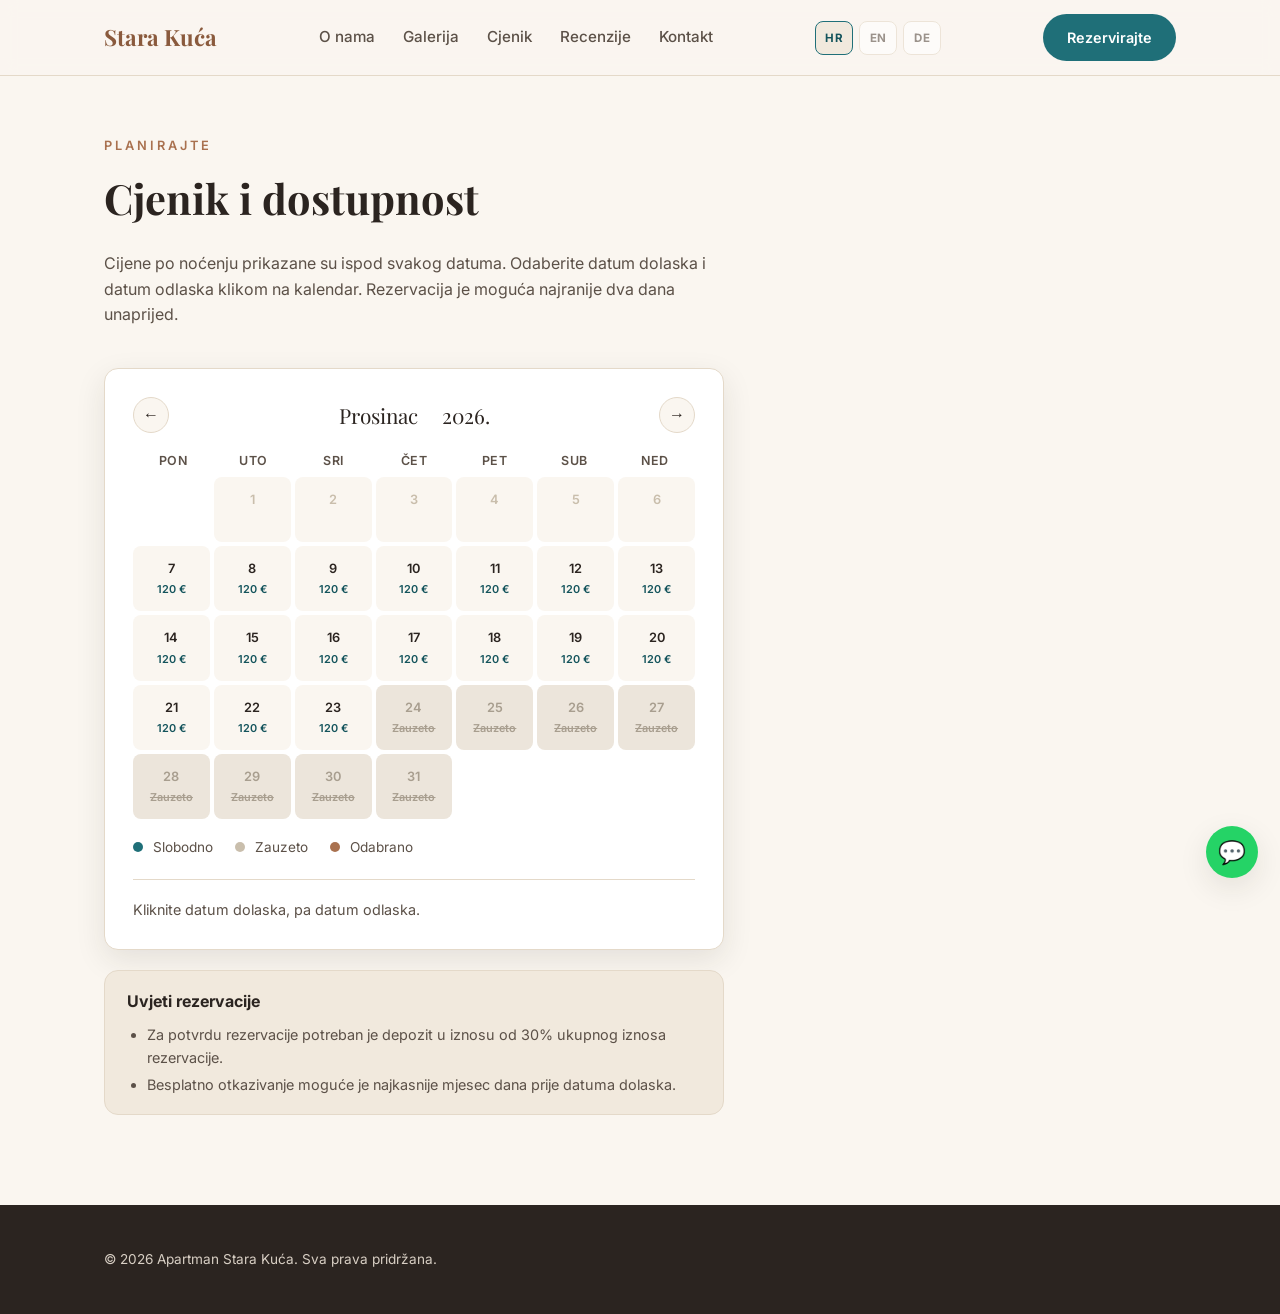
<file: cjenik.html>
<!DOCTYPE html>
<html lang="hr">
<head>
<meta charset="UTF-8">
<meta name="viewport" content="width=device-width, initial-scale=1.0">
<title data-i18n="title_cjenik">Cjenik i dostupnost - Apartman Stara Kuća</title>
<meta name="description" content="Cijene po noćenju i dostupnost apartmana Stara Kuća - odaberite datume i pošaljite upit." data-i18n-content="meta_desc_cjenik">
<link rel="icon" href="images/favicon.svg" type="image/svg+xml">
<link rel="preconnect" href="https://fonts.googleapis.com">
<link rel="preconnect" href="https://fonts.gstatic.com" crossorigin>
<link href="https://fonts.googleapis.com/css2?family=Playfair+Display:wght@600;700&family=Inter:wght@400;500;600&display=swap" rel="stylesheet">
<link rel="stylesheet" href="css/style.css">
</head>
<body>

<header class="site-header">
  <div class="container header-inner">
    <a href="index.html" class="logo">Stara Kuća</a>
    <nav class="main-nav" id="glavniMeni">
      <a href="o-nama.html" data-i18n="nav_o_apartmanu">O nama</a>
      <a href="galerija.html" data-i18n="nav_galerija">Galerija</a>
      <a href="cjenik.html" data-i18n="nav_cjenik">Cjenik</a>
      <a href="recenzije.html" data-i18n="nav_recenzije">Recenzije</a>
      <a href="kontakt.html" data-i18n="nav_kontakt">Kontakt</a>
    </nav>
    <div class="jezik-prekidac" role="group" aria-label="Odabir jezika / Language / Sprache"></div>
    <a href="kontakt.html" class="btn btn-primary nav-cta" data-i18n="nav_rezervirajte">Rezervirajte</a>
    <button class="hamburger" id="hamburger" data-i18n-aria="aria_izbornik" aria-label="Otvori izbornik" aria-expanded="false">
      <span></span><span></span><span></span>
    </button>
  </div>
</header>

<section class="section page-header">
  <div class="container">
    <p class="section-eyebrow" data-i18n="cjenik_eyebrow">Planirajte</p>
    <h1 class="section-title" data-i18n="cjenik_title">Cjenik i dostupnost</h1>
    <p class="section-lead" data-i18n="cjenik_lead">Cijene po noćenju prikazane su ispod svakog datuma. Odaberite datum dolaska i datum odlaska klikom na kalendar. Rezervacija je moguća najranije dva dana unaprijed.</p>

    <div class="calendar-card">
      <div class="calendar-header">
        <button id="mjesecPrije" class="cal-nav" aria-label="Prethodni mjesec">&#8592;</button>
        <h3 class="mjesec-godina-odabir">
          <span class="picker-wrap">
            <button type="button" class="picker-toggle" id="mjesecGumb"></button>
            <div class="picker-dropdown picker-dropdown-months" id="mjesecDropdown"></div>
          </span>
          <span class="picker-wrap">
            <button type="button" class="picker-toggle" id="godinaGumb"></button>
            <div class="picker-dropdown" id="godinaDropdown"></div>
          </span>
        </h3>
        <button id="mjesecPoslije" class="cal-nav" aria-label="Sljedeći mjesec">&#8594;</button>
      </div>
      <div class="calendar-weekdays">
        <span data-i18n="dan_pon">Pon</span><span data-i18n="dan_uto">Uto</span><span data-i18n="dan_sri">Sri</span><span data-i18n="dan_cet">Čet</span><span data-i18n="dan_pet">Pet</span><span data-i18n="dan_sub">Sub</span><span data-i18n="dan_ned">Ned</span>
      </div>
      <div class="calendar-grid" id="kalendarGrid"></div>
      <div class="calendar-legend">
        <span><i class="legend-dot legend-slobodno"></i> <span data-i18n="legend_slobodno">Slobodno</span></span>
        <span><i class="legend-dot legend-zauzeto"></i> <span data-i18n="legend_zauzeto">Zauzeto</span></span>
        <span><i class="legend-dot legend-odabrano"></i> <span data-i18n="legend_odabrano">Odabrano</span></span>
      </div>

      <div class="booking-summary" id="odabirSazetak">
        <p class="booking-hint" id="odabirHint" data-i18n="booking_hint_pocetni">Kliknite datum dolaska, pa datum odlaska.</p>
      </div>
    </div>

    <div class="policy-box">
      <p class="policy-title" data-i18n="policy_title">Uvjeti rezervacije</p>
      <ul>
        <li data-i18n="policy_depozit">Za potvrdu rezervacije potreban je depozit u iznosu od 30% ukupnog iznosa rezervacije.</li>
        <li data-i18n="policy_otkazivanje">Besplatno otkazivanje moguće je najkasnije mjesec dana prije datuma dolaska.</li>
      </ul>
    </div>
  </div>
</section>

<a href="https://wa.me/385994975933" target="_blank" rel="noopener" class="fab-whatsapp" data-i18n-aria="aria_whatsapp" aria-label="WhatsApp">💬</a>
<button class="fab-top" id="natrag" data-i18n-aria="aria_vrh" aria-label="Povratak na vrh">↑</button>

<footer class="site-footer">
  <div class="container footer-inner">
    <p id="footerPrava"></p>
  </div>
</footer>

<script src="js/podaci.js"></script>
<script src="js/prijevodi.js"></script>
<script src="js/zajednicko.js"></script>
<script src="js/kalendar.js"></script>
<!-- Cloudflare Web Analytics --><script type='module' src='https://static.cloudflareinsights.com/beacon.min.js' data-cf-beacon='{"token": "edb92683724a4794be06c28f92da06f3"}'></script><!-- End Cloudflare Web Analytics -->
</body>
</html>
</file>
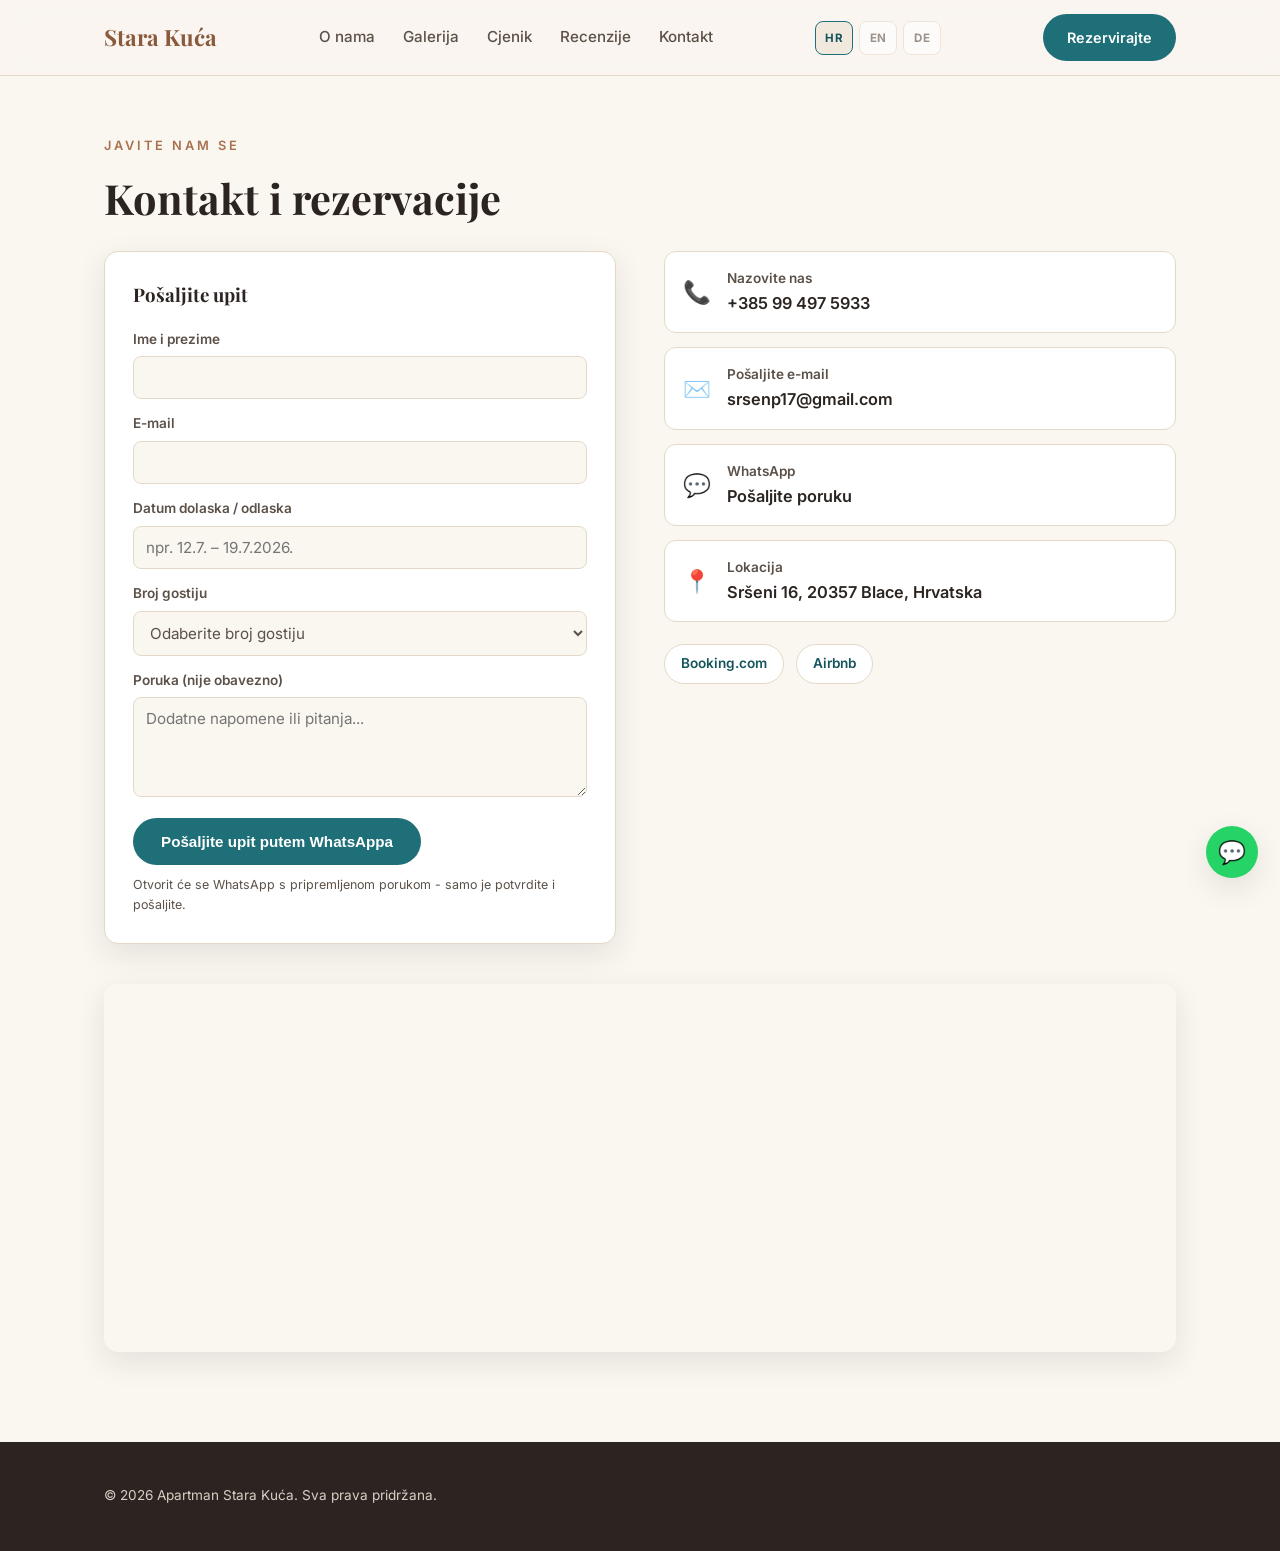
<file: kontakt.html>
<!DOCTYPE html>
<html lang="hr">
<head>
<meta charset="UTF-8">
<meta name="viewport" content="width=device-width, initial-scale=1.0">
<title data-i18n="title_kontakt">Kontakt i rezervacije - Apartman Stara Kuća</title>
<meta name="description" content="Kontaktirajte nas ili pošaljite upit za rezervaciju apartmana Stara Kuća." data-i18n-content="meta_desc_kontakt">
<link rel="icon" href="images/favicon.svg" type="image/svg+xml">
<link rel="preconnect" href="https://fonts.googleapis.com">
<link rel="preconnect" href="https://fonts.gstatic.com" crossorigin>
<link href="https://fonts.googleapis.com/css2?family=Playfair+Display:wght@600;700&family=Inter:wght@400;500;600&display=swap" rel="stylesheet">
<link rel="stylesheet" href="css/style.css">
</head>
<body>

<header class="site-header">
  <div class="container header-inner">
    <a href="index.html" class="logo">Stara Kuća</a>
    <nav class="main-nav" id="glavniMeni">
      <a href="o-nama.html" data-i18n="nav_o_apartmanu">O nama</a>
      <a href="galerija.html" data-i18n="nav_galerija">Galerija</a>
      <a href="cjenik.html" data-i18n="nav_cjenik">Cjenik</a>
      <a href="recenzije.html" data-i18n="nav_recenzije">Recenzije</a>
      <a href="kontakt.html" data-i18n="nav_kontakt">Kontakt</a>
    </nav>
    <div class="jezik-prekidac" role="group" aria-label="Odabir jezika / Language / Sprache"></div>
    <a href="kontakt.html" class="btn btn-primary nav-cta" data-i18n="nav_rezervirajte">Rezervirajte</a>
    <button class="hamburger" id="hamburger" data-i18n-aria="aria_izbornik" aria-label="Otvori izbornik" aria-expanded="false">
      <span></span><span></span><span></span>
    </button>
  </div>
</header>

<section class="section page-header">
  <div class="container">
    <p class="section-eyebrow" data-i18n="kontakt_eyebrow">Javite nam se</p>
    <h1 class="section-title" data-i18n="kontakt_title">Kontakt i rezervacije</h1>

    <div class="contact-grid">
      <form class="contact-form" id="upitForma">
        <h3 data-i18n="form_title">Pošaljite upit</h3>

        <div class="form-success" id="upitPotvrda" hidden>
          <p class="form-success-title" data-i18n="form_success_title">Upit je pripremljen!</p>
          <p data-i18n="form_success_text">Poslat će se domaćinu čim potvrdite slanje u WhatsAppu. Javit ćemo vam se u najkraćem roku.</p>
        </div>

        <label>
          <span data-i18n="form_ime_label">Ime i prezime</span>
          <input type="text" name="ime" required>
        </label>
        <label>
          <span data-i18n="form_email_label">E-mail</span>
          <input type="email" name="email" required>
        </label>
        <label>
          <span data-i18n="form_datumi_label">Datum dolaska / odlaska</span>
          <input type="text" name="datumi" data-i18n-placeholder="form_datumi_placeholder" placeholder="npr. 12.7. – 19.7.2026." required>
        </label>
        <label>
          <span data-i18n="form_gosti_label">Broj gostiju</span>
          <select name="gosti" required>
            <option value="" disabled selected data-i18n="form_gosti_placeholder">Odaberite broj gostiju</option>
            <option value="6">6</option>
            <option value="5">5</option>
            <option value="4">4</option>
            <option value="3">3</option>
            <option value="2">2</option>
            <option value="1">1</option>
          </select>
        </label>
        <label>
          <span data-i18n="form_poruka_label">Poruka (nije obavezno)</span>
          <textarea name="poruka" rows="4" data-i18n-placeholder="form_poruka_placeholder" placeholder="Dodatne napomene ili pitanja..."></textarea>
        </label>
        <button type="submit" class="btn btn-primary" data-i18n="form_submit_btn">Pošaljite upit putem WhatsAppa</button>
        <p class="form-note" data-i18n="form_note">Otvorit će se WhatsApp s pripremljenom porukom - samo je potvrdite i pošaljite.</p>
      </form>

      <div class="contact-info">
        <a class="contact-row" href="tel:+385994975933">
          <span class="contact-icon">📞</span>
          <span>
            <strong data-i18n="kontakt_poziv_label">Nazovite nas</strong>
            <span class="contact-value">+385 99 497 5933</span>
          </span>
        </a>
        <a class="contact-row" href="mailto:srsenp17@gmail.com">
          <span class="contact-icon">✉️</span>
          <span>
            <strong data-i18n="kontakt_email_label">Pošaljite e-mail</strong>
            <span class="contact-value">srsenp17@gmail.com</span>
          </span>
        </a>
        <a class="contact-row" href="https://wa.me/385994975933" target="_blank" rel="noopener">
          <span class="contact-icon">💬</span>
          <span>
            <strong data-i18n="kontakt_whatsapp_label">WhatsApp</strong>
            <span class="contact-value" data-i18n="kontakt_whatsapp_value">Pošaljite poruku</span>
          </span>
        </a>
        <div class="contact-row contact-row-static">
          <span class="contact-icon">📍</span>
          <span>
            <strong data-i18n="kontakt_lokacija_label">Lokacija</strong>
            <span class="contact-value">Sršeni 16, 20357 Blace, Hrvatska</span>
          </span>
        </div>

        <div class="social-links">
          <a href="https://www.booking.com/hotel/hr/kameni-gust.hr.html?aid=356980&label=gog235jc-10CAsoZUILa2FtZW5pLWd1c3RIEFgDaGWIAQGYATO4ARfIAQzYAQPoAQH4AQGIAgGoAgG4Aons29QGwAIB0gIkYWQ5NTllNWMtMmVjNS00ZjAyLTkyNjYtMTNmNTI0ZWZlODky2AIB4AIB&sid=78cf17a59d98399ced2c5d2852d7436a&dest_id=92565&dest_type=city&dist=0&group_adults=2&group_children=0&hapos=1&hpos=1&no_rooms=1&req_adults=2&req_children=0&room1=A%2CA&sb_price_type=total&sr_order=popularity&srepoch=1788278290&srpvid=7b427045e2c215de&type=total&ucfs=1&" target="_blank" rel="noopener" aria-label="Booking.com oglas">Booking.com</a>
          <a href="https://hr.airbnb.com/rooms/809250108932211108?source_impression_id=p3_1788278742_P3YRjeDBrQog_24U" target="_blank" rel="noopener" aria-label="Airbnb oglas">Airbnb</a>
        </div>
      </div>
    </div>

    <div class="map-wrap">
      <iframe
        title="Karta lokacije"
        src="https://www.google.com/maps?q=Sr%C5%A1eni+16,+20357+Blace,+Hrvatska&output=embed"
        width="100%" height="360" style="border:0;" loading="lazy"
        referrerpolicy="no-referrer-when-downgrade">
      </iframe>
    </div>
  </div>
</section>

<a href="https://wa.me/385994975933" target="_blank" rel="noopener" class="fab-whatsapp" data-i18n-aria="aria_whatsapp" aria-label="WhatsApp">💬</a>
<button class="fab-top" id="natrag" data-i18n-aria="aria_vrh" aria-label="Povratak na vrh">↑</button>

<footer class="site-footer">
  <div class="container footer-inner">
    <p id="footerPrava"></p>
  </div>
</footer>

<script src="js/prijevodi.js"></script>
<script src="js/zajednicko.js"></script>
<script src="js/kontakt-forma.js"></script>
<!-- Cloudflare Web Analytics --><script type='module' src='https://static.cloudflareinsights.com/beacon.min.js' data-cf-beacon='{"token": "edb92683724a4794be06c28f92da06f3"}'></script><!-- End Cloudflare Web Analytics -->
</body>
</html>
</file>
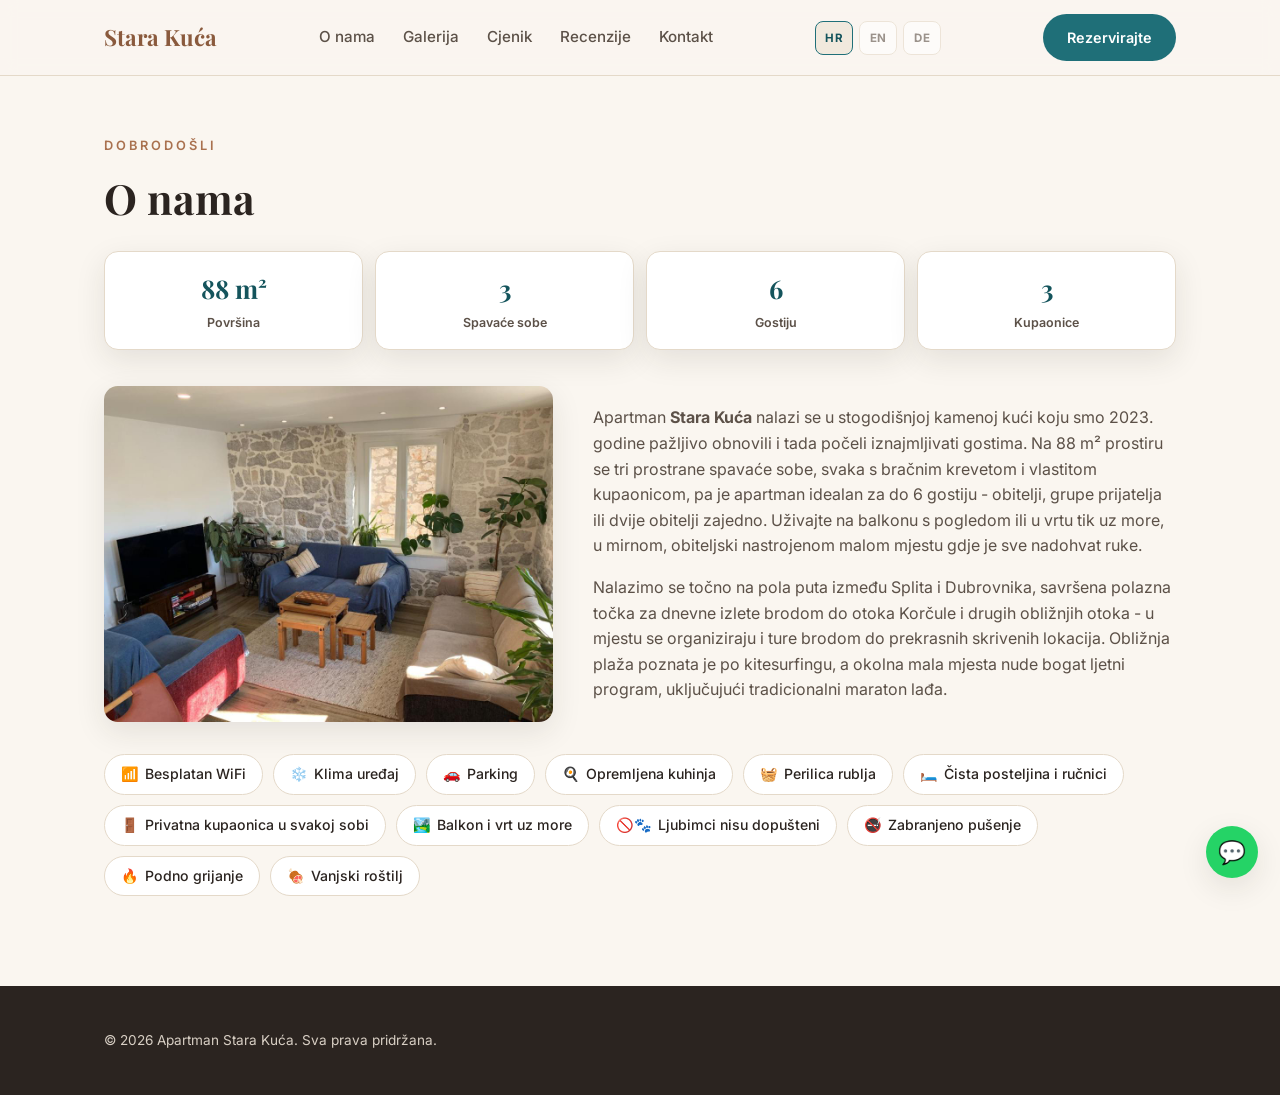
<file: o-nama.html>
<!DOCTYPE html>
<html lang="hr">
<head>
<meta charset="UTF-8">
<meta name="viewport" content="width=device-width, initial-scale=1.0">
<title data-i18n="title_o_nama">O nama - Apartman Stara Kuća</title>
<meta name="description" content="Upoznajte apartman Stara Kuća - stogodišnju kamenu kuću uz more u Blacu." data-i18n-content="meta_desc_o_nama">
<link rel="icon" href="images/favicon.svg" type="image/svg+xml">
<link rel="preconnect" href="https://fonts.googleapis.com">
<link rel="preconnect" href="https://fonts.gstatic.com" crossorigin>
<link href="https://fonts.googleapis.com/css2?family=Playfair+Display:wght@600;700&family=Inter:wght@400;500;600&display=swap" rel="stylesheet">
<link rel="stylesheet" href="css/style.css">
</head>
<body>

<header class="site-header">
  <div class="container header-inner">
    <a href="index.html" class="logo">Stara Kuća</a>
    <nav class="main-nav" id="glavniMeni">
      <a href="o-nama.html" data-i18n="nav_o_apartmanu">O nama</a>
      <a href="galerija.html" data-i18n="nav_galerija">Galerija</a>
      <a href="cjenik.html" data-i18n="nav_cjenik">Cjenik</a>
      <a href="recenzije.html" data-i18n="nav_recenzije">Recenzije</a>
      <a href="kontakt.html" data-i18n="nav_kontakt">Kontakt</a>
    </nav>
    <div class="jezik-prekidac" role="group" aria-label="Odabir jezika / Language / Sprache"></div>
    <a href="kontakt.html" class="btn btn-primary nav-cta" data-i18n="nav_rezervirajte">Rezervirajte</a>
    <button class="hamburger" id="hamburger" data-i18n-aria="aria_izbornik" aria-label="Otvori izbornik" aria-expanded="false">
      <span></span><span></span><span></span>
    </button>
  </div>
</header>

<section class="section page-header">
  <div class="container">
    <p class="section-eyebrow" data-i18n="about_eyebrow">Dobrodošli</p>
    <h1 class="section-title" data-i18n="about_title">O nama</h1>

    <div class="about-stats">
      <div class="about-stat"><span class="about-stat-num">88 m²</span><span class="about-stat-label" data-i18n="about_stat_povrsina">Površina</span></div>
      <div class="about-stat"><span class="about-stat-num">3</span><span class="about-stat-label" data-i18n="about_stat_sobe">Spavaće sobe</span></div>
      <div class="about-stat"><span class="about-stat-num">6</span><span class="about-stat-label" data-i18n="about_stat_gostiju">Gostiju</span></div>
      <div class="about-stat"><span class="about-stat-num">3</span><span class="about-stat-label" data-i18n="about_stat_kupaonice">Kupaonice</span></div>
    </div>

    <div class="about-grid">
      <div class="about-media">
        <img src="images/DnevniBoravak.jpg" alt="Dnevni boravak">
      </div>
      <div class="about-text">
        <p data-i18n-html="about_text_1">
          Apartman <strong>Stara Kuća</strong> smješten je u autentičnoj kamenoj kući koja spaja tradicionalni
          izgled i moderan komfor. Idealan je za parove, obitelji i sve koji traže mirno mjesto za odmor,
          a opet blizu svih znamenitosti.
        </p>
        <p data-i18n="about_text_2">
          (Ovo je tekst-primjer – zamijenite ga vlastitim opisom apartmana: lokacija, broj kreveta,
          kvadratura, pogled, blizina plaže/centra i sl.)
        </p>
      </div>
    </div>

    <div class="amenity-chips">
      <span class="amenity-chip">📶 <span data-i18n="amenity_wifi">Besplatan WiFi</span></span>
      <span class="amenity-chip">❄️ <span data-i18n="amenity_klima">Klima uređaj</span></span>
      <span class="amenity-chip">🚗 <span data-i18n="amenity_parking">Parking</span></span>
      <span class="amenity-chip">🍳 <span data-i18n="amenity_kuhinja">Opremljena kuhinja</span></span>
      <span class="amenity-chip">🧺 <span data-i18n="amenity_perilica">Perilica rublja</span></span>
      <span class="amenity-chip">🛏️ <span data-i18n="amenity_posteljina">Čista posteljina i ručnici</span></span>
      <span class="amenity-chip">🚪 <span data-i18n="amenity_kupaonice">Privatna kupaonica u svakoj sobi</span></span>
      <span class="amenity-chip">🏞️ <span data-i18n="amenity_balkon">Balkon i vrt uz more</span></span>
      <span class="amenity-chip">🚫🐾 <span data-i18n="amenity_ljubimci">Ljubimci nisu dopušteni</span></span>
      <span class="amenity-chip">🚭 <span data-i18n="amenity_pusenje">Zabranjeno pušenje</span></span>
      <span class="amenity-chip">🔥 <span data-i18n="amenity_grijanje">Podno grijanje</span></span>
      <span class="amenity-chip">🍖 <span data-i18n="amenity_rostilj">Vanjski roštilj</span></span>
    </div>
  </div>
</section>

<a href="https://wa.me/385994975933" target="_blank" rel="noopener" class="fab-whatsapp" data-i18n-aria="aria_whatsapp" aria-label="WhatsApp">💬</a>
<button class="fab-top" id="natrag" data-i18n-aria="aria_vrh" aria-label="Povratak na vrh">↑</button>

<footer class="site-footer">
  <div class="container footer-inner">
    <p id="footerPrava"></p>
  </div>
</footer>

<script src="js/prijevodi.js"></script>
<script src="js/zajednicko.js"></script>
<!-- Cloudflare Web Analytics --><script type='module' src='https://static.cloudflareinsights.com/beacon.min.js' data-cf-beacon='{"token": "edb92683724a4794be06c28f92da06f3"}'></script><!-- End Cloudflare Web Analytics -->
</body>
</html>
</file>
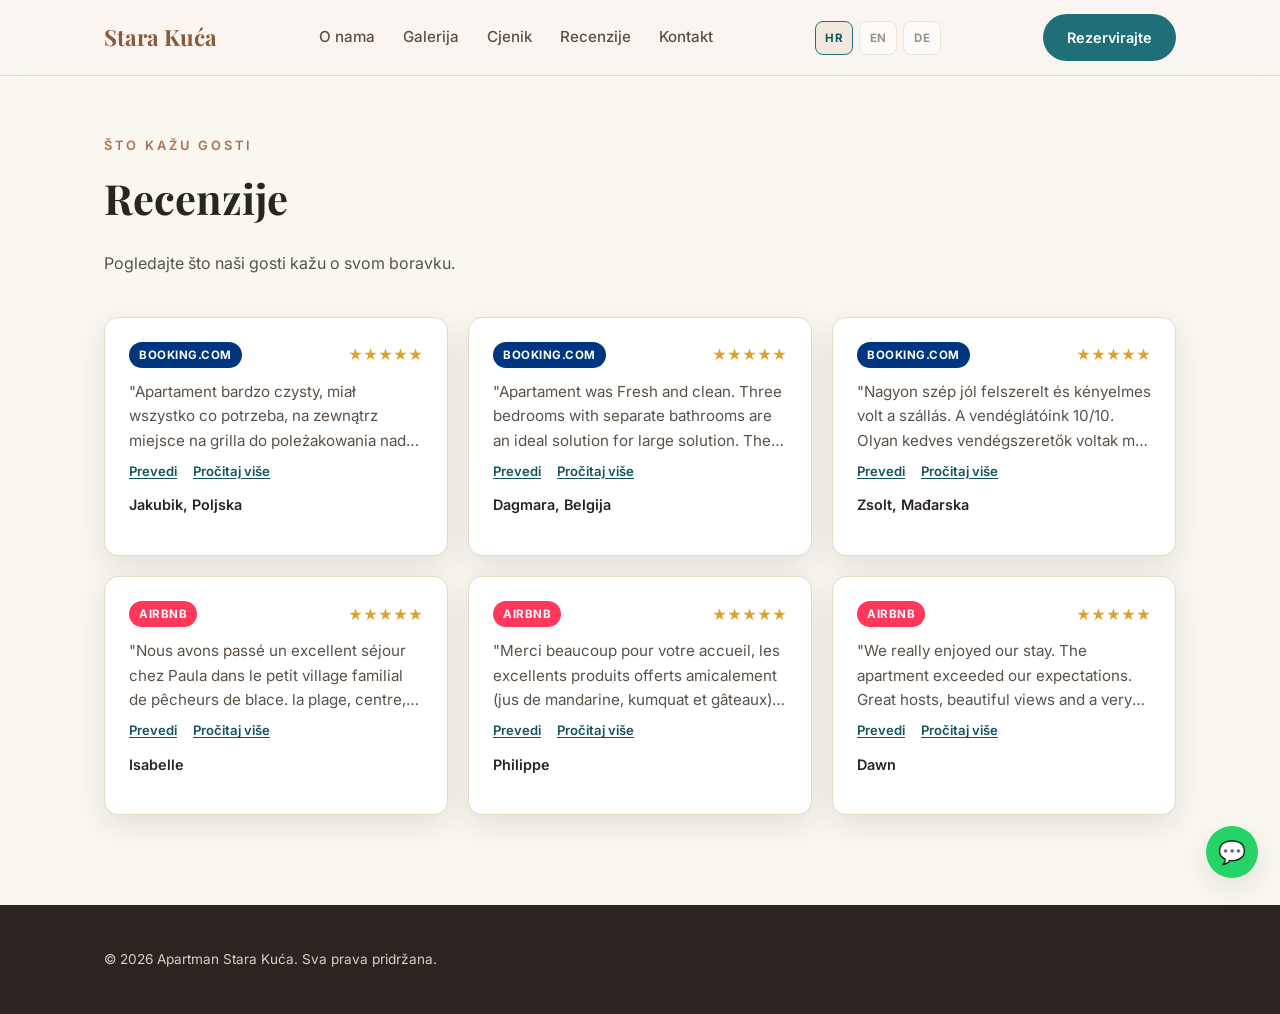
<file: recenzije.html>
<!DOCTYPE html>
<html lang="hr">
<head>
<meta charset="UTF-8">
<meta name="viewport" content="width=device-width, initial-scale=1.0">
<title data-i18n="title_recenzije">Recenzije - Apartman Stara Kuća</title>
<meta name="description" content="Pročitajte što gosti kažu o apartmanu Stara Kuća na Booking.com i Airbnb-u." data-i18n-content="meta_desc_recenzije">
<link rel="icon" href="images/favicon.svg" type="image/svg+xml">
<link rel="preconnect" href="https://fonts.googleapis.com">
<link rel="preconnect" href="https://fonts.gstatic.com" crossorigin>
<link href="https://fonts.googleapis.com/css2?family=Playfair+Display:wght@600;700&family=Inter:wght@400;500;600&display=swap" rel="stylesheet">
<link rel="stylesheet" href="css/style.css">
</head>
<body>

<header class="site-header">
  <div class="container header-inner">
    <a href="index.html" class="logo">Stara Kuća</a>
    <nav class="main-nav" id="glavniMeni">
      <a href="o-nama.html" data-i18n="nav_o_apartmanu">O nama</a>
      <a href="galerija.html" data-i18n="nav_galerija">Galerija</a>
      <a href="cjenik.html" data-i18n="nav_cjenik">Cjenik</a>
      <a href="recenzije.html" data-i18n="nav_recenzije">Recenzije</a>
      <a href="kontakt.html" data-i18n="nav_kontakt">Kontakt</a>
    </nav>
    <div class="jezik-prekidac" role="group" aria-label="Odabir jezika / Language / Sprache"></div>
    <a href="kontakt.html" class="btn btn-primary nav-cta" data-i18n="nav_rezervirajte">Rezervirajte</a>
    <button class="hamburger" id="hamburger" data-i18n-aria="aria_izbornik" aria-label="Otvori izbornik" aria-expanded="false">
      <span></span><span></span><span></span>
    </button>
  </div>
</header>

<section class="section page-header">
  <div class="container">
    <p class="section-eyebrow" data-i18n="reviews_eyebrow">Što kažu gosti</p>
    <h1 class="section-title" data-i18n="reviews_title">Recenzije</h1>
    <p class="section-lead" data-i18n="reviews_lead">Pogledajte što naši gosti kažu o svom boravku.</p>
    <div class="reviews-grid" id="recenzijeGrid"></div>
  </div>
</section>

<a href="https://wa.me/385994975933" target="_blank" rel="noopener" class="fab-whatsapp" data-i18n-aria="aria_whatsapp" aria-label="WhatsApp">💬</a>
<button class="fab-top" id="natrag" data-i18n-aria="aria_vrh" aria-label="Povratak na vrh">↑</button>

<footer class="site-footer">
  <div class="container footer-inner">
    <p id="footerPrava"></p>
  </div>
</footer>

<script src="js/podaci.js"></script>
<script src="js/prijevodi.js"></script>
<script src="js/zajednicko.js"></script>
<script src="js/recenzije.js"></script>
<!-- Cloudflare Web Analytics --><script type='module' src='https://static.cloudflareinsights.com/beacon.min.js' data-cf-beacon='{"token": "edb92683724a4794be06c28f92da06f3"}'></script><!-- End Cloudflare Web Analytics -->
</body>
</html>
</file>
<file: css/style.css>
:root {
  --stone: #a9714f;
  --stone-dark: #8a5a3d;
  --teal: #1f6f78;
  --teal-dark: #14545c;
  --cream: #faf6f0;
  --cream-alt: #f1e9dd;
  --ink: #2b2420;
  --ink-soft: #5c5148;
  --line: #e4d9c9;
  --white: #ffffff;
  --radius: 14px;
  --shadow: 0 10px 30px rgba(43, 36, 32, 0.10);
  --font-display: "Playfair Display", Georgia, serif;
  --font-body: "Inter", -apple-system, BlinkMacSystemFont, "Segoe UI", sans-serif;
}

* { box-sizing: border-box; }
html { scroll-behavior: smooth; }
body {
  margin: 0;
  font-family: var(--font-body);
  color: var(--ink);
  background: var(--cream);
  line-height: 1.6;
}
img { max-width: 100%; display: block; }
a { color: inherit; text-decoration: none; }
.container {
  width: 100%;
  max-width: 1120px;
  margin: 0 auto;
  padding: 0 24px;
}

/* Buttons */
.btn {
  display: inline-flex;
  align-items: center;
  gap: 8px;
  padding: 13px 26px;
  border-radius: 999px;
  font-weight: 600;
  font-size: 0.95rem;
  cursor: pointer;
  border: 2px solid transparent;
  transition: transform .15s ease, box-shadow .15s ease, background .15s ease, color .15s ease;
}
.btn-primary { background: var(--teal); color: var(--white); }
.btn-primary:hover { background: var(--teal-dark); transform: translateY(-2px); box-shadow: var(--shadow); }
.btn-outline { border-color: var(--white); color: var(--white); }
.btn-outline:hover { background: rgba(255,255,255,0.15); transform: translateY(-2px); }

/* Header */
.site-header {
  position: sticky;
  top: 0;
  z-index: 40;
  background: rgba(250, 246, 240, 0.9);
  backdrop-filter: blur(8px);
  border-bottom: 1px solid var(--line);
}
.header-inner {
  display: flex;
  align-items: center;
  justify-content: space-between;
  padding-top: 14px;
  padding-bottom: 14px;
}
.logo {
  font-family: var(--font-display);
  font-size: 1.4rem;
  font-weight: 700;
  color: var(--stone-dark);
}
.main-nav { display: flex; gap: 28px; }
.main-nav a {
  font-weight: 500;
  font-size: 0.95rem;
  color: var(--ink-soft);
  position: relative;
  padding: 4px 0;
}
.main-nav a:hover { color: var(--teal-dark); }
.nav-cta { padding: 10px 22px; font-size: 0.9rem; }
.jezik-prekidac { display: flex; gap: 6px; }
.jezik-gumb {
  width: 38px; height: 34px; border-radius: 8px;
  border: 1px solid var(--line); background: var(--white);
  font-family: var(--font-body); font-size: 0.72rem; font-weight: 700; letter-spacing: 0.5px;
  color: var(--ink-soft);
  cursor: pointer; display: flex; align-items: center; justify-content: center;
  opacity: 0.6; transition: opacity .15s ease, border-color .15s ease, color .15s ease;
}
.jezik-gumb:hover { opacity: 1; }
.jezik-gumb.aktivan { opacity: 1; border-color: var(--teal); color: var(--teal-dark); background: var(--cream-alt); }
.hamburger {
  display: none;
  flex-direction: column;
  gap: 5px;
  background: none;
  border: none;
  cursor: pointer;
  padding: 6px;
}
.hamburger span { width: 24px; height: 2px; background: var(--ink); border-radius: 2px; transition: transform .2s ease, opacity .2s ease; }
.hamburger.open span:nth-child(1) { transform: translateY(7px) rotate(45deg); }
.hamburger.open span:nth-child(2) { opacity: 0; }
.hamburger.open span:nth-child(3) { transform: translateY(-7px) rotate(-45deg); }

/* Hero */
.hero {
  position: relative;
  min-height: 88vh;
  display: flex;
  align-items: center;
  overflow: hidden;
  color: var(--white);
}
.hero-media, .hero-img { position: absolute; inset: 0; width: 100%; height: 100%; object-fit: cover; }
.hero-overlay {
  position: absolute; inset: 0;
  background: linear-gradient(180deg, rgba(20,16,14,.55) 0%, rgba(20,16,14,.35) 45%, rgba(20,16,14,.75) 100%);
}
.hero-content { position: relative; z-index: 2; padding-top: 100px; padding-bottom: 100px; }
.eyebrow { text-transform: uppercase; letter-spacing: 3px; font-size: 0.8rem; font-weight: 600; opacity: 0.9; margin-bottom: 10px; }
.hero h1 { font-family: var(--font-display); font-size: clamp(2.4rem, 6vw, 4rem); margin: 0 0 14px; }
.hero-subtitle { font-size: 1.15rem; max-width: 560px; margin: 0 0 32px; opacity: 0.95; }
.hero-actions { display: flex; gap: 16px; flex-wrap: wrap; }

/* Sections */
.section { padding: 90px 0; }
.section-alt { background: var(--cream-alt); }
.section-eyebrow { text-transform: uppercase; letter-spacing: 3px; font-size: 0.8rem; font-weight: 600; color: var(--stone); margin: 0 0 8px; }
.section-title { font-family: var(--font-display); font-size: clamp(1.8rem, 4vw, 2.6rem); margin: 0 0 20px; }
.section-lead { color: var(--ink-soft); max-width: 640px; margin-bottom: 40px; }

/* About */
.about-stats {
  display: grid; grid-template-columns: repeat(4, 1fr); gap: 12px;
  margin-bottom: 36px;
}
.about-stat {
  display: flex; flex-direction: column; align-items: center; text-align: center; gap: 4px;
  background: var(--white); border: 1px solid var(--line); border-radius: var(--radius);
  padding: 16px 8px; box-shadow: var(--shadow);
}
.about-stat-num { font-family: var(--font-display); font-size: 1.6rem; color: var(--teal-dark); font-weight: 700; }
.about-stat-label { font-size: 0.78rem; color: var(--ink-soft); font-weight: 600; }

.about-grid { display: grid; grid-template-columns: 1fr 1.3fr; gap: 40px; align-items: center; margin-bottom: 32px; }
.about-media { border-radius: var(--radius); overflow: hidden; box-shadow: var(--shadow); aspect-ratio: 4/3; }
.about-media img { width: 100%; height: 100%; object-fit: cover; }
.about-text p { color: var(--ink-soft); }

.amenity-chips { display: flex; flex-wrap: wrap; gap: 10px; }
.amenity-chip {
  display: inline-flex; align-items: center; gap: 6px;
  background: var(--white); border: 1px solid var(--line);
  border-radius: 999px; padding: 8px 16px; font-weight: 500; font-size: 0.88rem;
}

/* Gallery */
.gallery-grid {
  display: grid;
  grid-template-columns: repeat(3, 1fr);
  gap: 16px;
}
.gallery-item {
  border: none; padding: 0; background: none; cursor: pointer;
  border-radius: var(--radius); overflow: hidden; box-shadow: var(--shadow);
  aspect-ratio: 4/3;
}
.gallery-item img { width: 100%; height: 100%; object-fit: cover; transition: transform .3s ease; }
.gallery-item:hover img { transform: scale(1.06); }
.gallery-more { text-align: center; margin-top: 32px; }

/* Puna galerija (galerija.html) */
.gallery-page-header { padding-top: 60px; }
.gallery-filters {
  display: flex; align-items: center; gap: 10px; flex-wrap: wrap; margin-bottom: 32px;
}
.filter-btn {
  border: 1px solid var(--line); background: var(--white); color: var(--ink-soft);
  font-family: var(--font-body); font-weight: 600; font-size: 0.88rem;
  padding: 10px 20px; border-radius: 999px; cursor: pointer;
  transition: background .15s ease, color .15s ease, border-color .15s ease;
}
.filter-btn:hover { border-color: var(--teal); }
.filter-btn.active { background: var(--teal); border-color: var(--teal); color: var(--white); }
.gallery-count { margin-left: auto; font-size: 0.85rem; color: var(--ink-soft); }
.full-gallery-grid {
  grid-template-columns: repeat(auto-fill, minmax(220px, 1fr));
}

.lightbox {
  display: none;
  position: fixed; inset: 0; z-index: 100;
  background: rgba(20,16,14,.92);
  align-items: center; justify-content: center;
  padding: 40px;
}
.lightbox.open { display: flex; }
.lightbox img { max-width: 90vw; max-height: 85vh; border-radius: 8px; }
.lightbox-close {
  position: absolute; top: 20px; right: 28px;
  background: none; border: none; color: var(--white);
  font-size: 2.4rem; cursor: pointer; line-height: 1;
}
.lightbox-arrow {
  position: absolute; top: 50%; transform: translateY(-50%);
  background: rgba(255,255,255,0.1); border: none; color: var(--white);
  width: 52px; height: 52px; border-radius: 50%; font-size: 1.4rem; cursor: pointer;
  transition: background .15s ease;
}
.lightbox-arrow:hover { background: rgba(255,255,255,0.25); }
.lightbox-prev { left: 16px; }
.lightbox-next { right: 16px; }
.lightbox-counter {
  position: absolute; bottom: 20px; left: 50%; transform: translateX(-50%);
  color: rgba(255,255,255,0.85); font-size: 0.85rem; font-weight: 600;
}

/* Calendar */
.calendar-card {
  background: var(--white);
  border: 1px solid var(--line);
  border-radius: var(--radius);
  box-shadow: var(--shadow);
  padding: 28px;
  max-width: 620px;
}
.calendar-header { display: flex; align-items: center; justify-content: space-between; margin-bottom: 18px; }
.mjesec-godina-odabir {
  font-family: var(--font-display); margin: 0; font-size: 1.3rem;
  display: flex; align-items: center; gap: 8px;
}
.picker-wrap { position: relative; }
.picker-toggle {
  font-family: var(--font-display); font-size: 1.3rem; text-transform: capitalize;
  background: none; border: none; cursor: pointer; color: var(--ink);
  padding: 4px 8px; border-radius: 6px; transition: background .15s ease;
}
.picker-toggle:hover, .picker-toggle.active { background: var(--cream-alt); }
.picker-dropdown {
  display: none;
  position: absolute; top: calc(100% + 6px); left: 50%; transform: translateX(-50%);
  background: var(--white); border: 1px solid var(--line); border-radius: 10px;
  box-shadow: var(--shadow); padding: 10px; z-index: 20;
}
.picker-dropdown.open { display: grid; gap: 6px; }
.picker-dropdown-months { grid-template-columns: repeat(3, 1fr); width: 300px; }
.picker-dropdown button {
  border: none; background: none; cursor: pointer; font-size: 0.9rem;
  padding: 10px 12px; border-radius: 6px; color: var(--ink); text-transform: capitalize;
  font-family: var(--font-body); white-space: nowrap; text-align: center;
}
.picker-dropdown button:hover { background: var(--cream-alt); }
.picker-dropdown button.trenutno { background: var(--teal); color: var(--white); }
.cal-nav {
  width: 36px; height: 36px; border-radius: 50%;
  border: 1px solid var(--line); background: var(--cream);
  cursor: pointer; font-size: 1rem; color: var(--ink);
  transition: background .15s ease;
}
.cal-nav:hover { background: var(--cream-alt); }
.calendar-weekdays {
  display: grid; grid-template-columns: repeat(7, 1fr);
  text-align: center; font-size: 0.78rem; font-weight: 600;
  color: var(--ink-soft); text-transform: uppercase; letter-spacing: .5px;
  margin-bottom: 6px;
}
.calendar-grid { display: grid; grid-template-columns: repeat(7, minmax(0, 1fr)); gap: 4px; }
.cal-day {
  aspect-ratio: 1/0.85;
  border-radius: 8px;
  display: flex; flex-direction: column; align-items: center; justify-content: center;
  font-size: 0.8rem; gap: 2px;
  background: var(--cream);
  min-width: 0;
}
.cal-day.empty { background: none; }
.cal-day .day-num { font-weight: 600; }
.cal-day .day-price { font-size: 0.68rem; color: var(--teal-dark); font-weight: 600; }
.cal-day.zauzeto { background: #ece5db; color: #a89e8f; }
.cal-day.zauzeto .day-price { color: #a89e8f; text-decoration: line-through; }
.cal-day.slobodno { cursor: pointer; }
.cal-day.slobodno:hover { background: var(--cream-alt); }
.cal-day.prosli { color: #c9beac; cursor: default; }
.cal-day.prosli .day-price { visibility: hidden; }
.cal-day.prosli:hover { background: var(--cream); }
.cal-day.u-rasponu { background: var(--cream-alt); }
.cal-day.pocetak, .cal-day.kraj {
  background: var(--teal); color: var(--white);
}
.cal-day.pocetak .day-price, .cal-day.kraj .day-price { color: rgba(255,255,255,0.85); }
.calendar-legend { display: flex; gap: 22px; margin-top: 18px; font-size: 0.85rem; color: var(--ink-soft); flex-wrap: wrap; }
.legend-dot { display: inline-block; width: 10px; height: 10px; border-radius: 50%; margin-right: 6px; }
.legend-slobodno { background: var(--teal); }
.legend-zauzeto { background: #c9beac; }
.legend-odabrano { background: var(--stone); }

/* Sažetak odabranog boravka */
.booking-summary {
  margin-top: 20px; padding-top: 18px; border-top: 1px solid var(--line);
}
.booking-hint { color: var(--ink-soft); font-size: 0.9rem; margin: 0; }
.booking-warning {
  background: #fbeaea; color: #9a3b3b; border: 1px solid #f2c9c9;
  border-radius: 8px; padding: 12px 14px; font-size: 0.88rem; margin: 0;
}
.booking-ok {
  background: var(--cream-alt); border-radius: 10px; padding: 16px;
  display: flex; flex-wrap: wrap; align-items: center; justify-content: space-between; gap: 12px;
}
.booking-ok-dates { font-weight: 600; }
.booking-ok-total { color: var(--teal-dark); font-weight: 700; }
.booking-ok .btn { font-size: 0.85rem; padding: 10px 20px; }

/* Reviews */
.reviews-grid { display: grid; grid-template-columns: repeat(3, 1fr); gap: 20px; }
.review-card {
  background: var(--white); border: 1px solid var(--line);
  border-radius: var(--radius); padding: 24px; box-shadow: var(--shadow);
}
.review-top { display: flex; align-items: center; justify-content: space-between; margin-bottom: 12px; }
.review-source {
  font-size: 0.72rem; font-weight: 700; text-transform: uppercase; letter-spacing: .5px;
  padding: 4px 10px; border-radius: 999px; color: var(--white);
}
.source-booking { background: #003580; }
.source-airbnb { background: #ff385c; }
.review-stars { color: #e0a12c; font-size: 0.9rem; }
.review-text { color: var(--ink-soft); font-size: 0.95rem; margin: 0 0 10px; }
.review-text.klamano {
  display: -webkit-box; -webkit-line-clamp: 3; -webkit-box-orient: vertical; overflow: hidden;
}
.review-actions { display: flex; gap: 16px; flex-wrap: wrap; margin: 0 0 14px; }
.review-action-btn {
  display: inline-block; border: none; background: none; cursor: pointer; padding: 0;
  font-family: var(--font-body); font-size: 0.82rem; font-weight: 600; color: var(--teal-dark);
  text-decoration: underline; text-underline-offset: 2px;
}
.review-action-btn:hover { color: var(--teal); }
.review-author { font-weight: 600; font-size: 0.9rem; }

/* Uvjeti rezervacije */
.policy-box {
  max-width: 620px; margin-top: 20px; padding: 18px 22px;
  background: var(--cream-alt); border-radius: var(--radius); border: 1px solid var(--line);
}
.policy-title { font-weight: 700; margin: 0 0 8px; color: var(--ink); }
.policy-box ul { margin: 0; padding-left: 20px; color: var(--ink-soft); font-size: 0.9rem; }
.policy-box li { margin-bottom: 4px; }
.policy-box li:last-child { margin-bottom: 0; }

/* Contact */
.contact-grid { display: grid; grid-template-columns: 1fr 1fr; gap: 48px; margin-bottom: 40px; }
.contact-info { display: flex; flex-direction: column; gap: 14px; }
.contact-row {
  display: flex; align-items: center; gap: 16px;
  background: var(--white); border: 1px solid var(--line);
  border-radius: 12px; padding: 16px 18px;
  transition: box-shadow .15s ease, transform .15s ease;
}
.contact-row:not(.contact-row-static):hover { box-shadow: var(--shadow); transform: translateY(-2px); }
.contact-icon { font-size: 1.4rem; }
.contact-row strong { display: block; font-size: 0.85rem; color: var(--ink-soft); font-weight: 600; }
.contact-value { font-size: 1.02rem; font-weight: 600; }
.social-links { display: flex; gap: 12px; flex-wrap: wrap; margin-top: 8px; }
.social-links a {
  font-size: 0.85rem; font-weight: 600; color: var(--teal-dark);
  border: 1px solid var(--line); padding: 8px 16px; border-radius: 999px;
  background: var(--white);
}
.social-links a:hover { background: var(--cream-alt); }

.contact-form {
  background: var(--white); border: 1px solid var(--line);
  border-radius: var(--radius); padding: 28px; box-shadow: var(--shadow);
}
.contact-form h3 { font-family: var(--font-display); margin-top: 0; }
.contact-form label { display: block; font-size: 0.85rem; font-weight: 600; margin-bottom: 14px; color: var(--ink-soft); }
.contact-form input, .contact-form textarea, .contact-form select {
  width: 100%; margin-top: 6px; padding: 11px 12px;
  border: 1px solid var(--line); border-radius: 8px;
  font-family: var(--font-body); font-size: 0.95rem; color: var(--ink);
  background: var(--cream);
}
.contact-form select { cursor: pointer; }
.contact-form select:invalid { color: var(--ink-soft); }
.contact-form input:focus, .contact-form textarea:focus, .contact-form select:focus { outline: 2px solid var(--teal); outline-offset: 1px; }
.form-note { font-size: 0.78rem; color: var(--ink-soft); margin: 10px 0 0; }
.form-success {
  background: var(--cream-alt); border-radius: 10px; padding: 14px 16px; margin-bottom: 18px;
}
.form-success-title { font-weight: 700; color: var(--teal-dark); margin: 0 0 4px; }
.form-success p { margin: 0 0 4px; font-size: 0.9rem; color: var(--ink-soft); }
.form-success p:last-child { margin-bottom: 0; }

.map-wrap { border-radius: var(--radius); overflow: hidden; box-shadow: var(--shadow); }

/* Floating buttons */
.fab-whatsapp, .fab-top {
  position: fixed; right: 22px; z-index: 30;
  width: 52px; height: 52px; border-radius: 50%;
  display: flex; align-items: center; justify-content: center;
  font-size: 1.4rem; box-shadow: var(--shadow);
  border: none; cursor: pointer;
}
.fab-whatsapp { bottom: 22px; background: #25D366; color: var(--white); }
.fab-top {
  bottom: 86px; background: var(--white); color: var(--ink);
  border: 1px solid var(--line);
  opacity: 0; pointer-events: none; transition: opacity .2s ease;
}
.fab-top.visible { opacity: 1; pointer-events: auto; }

/* Gumbi za brz pristup sekcijama na mobitelu, preko hero slike (vidljivo samo na mobitelu) */
.hero-actions-hub { display: none; }

/* Naslov stranice na zasebnim stranicama (cjenik.html, o-nama.html, recenzije.html, kontakt.html) */
.page-header { padding-top: 60px; }

/* Footer */
.site-footer { background: var(--ink); color: #d8cfc4; padding: 30px 0; }
.footer-inner { display: flex; justify-content: space-between; flex-wrap: wrap; gap: 8px; font-size: 0.85rem; }
.footer-credit code { background: rgba(255,255,255,.08); padding: 2px 6px; border-radius: 4px; }

/* Responsive */
@media (max-width: 860px) {
  .about-grid, .contact-grid { grid-template-columns: 1fr; }
  .reviews-grid { grid-template-columns: 1fr 1fr; }
  .gallery-grid { grid-template-columns: repeat(2, 1fr); }
}
/* Izbornik u zaglavlju (nav + gumb Rezervirajte) prelazi na hamburger ranije nego ostatak stranice,
   jer uz jezične gumbe (HR/EN/DE) inače ne stane na srednje širokim prozorima/prijenosnicima. */
@media (max-width: 960px) {
  .main-nav, .nav-cta { display: none; }
  .hamburger { display: flex; }
  .main-nav.open {
    display: flex; flex-direction: column; gap: 0;
    position: absolute; top: 100%; left: 0; right: 0;
    background: var(--cream); border-bottom: 1px solid var(--line);
    padding: 8px 24px 18px;
  }
  .main-nav.open a { padding: 12px 0; border-bottom: 1px solid var(--line); }
}
@media (max-width: 640px) {
  .container { padding: 0 16px; }
  .reviews-grid { grid-template-columns: 1fr; }
  .gallery-grid { grid-template-columns: 1fr 1fr; }
  .full-gallery-grid { grid-template-columns: 1fr 1fr; }
  .section { padding: 44px 0; }
  .gallery-count { margin-left: 0; width: 100%; }
  .lightbox { padding: 16px; }
  .lightbox-arrow { width: 42px; height: 42px; font-size: 1.1rem; }
  .lightbox-prev { left: 4px; }
  .lightbox-next { right: 4px; }
  .jezik-gumb { width: 34px; height: 30px; font-size: 0.66rem; }

  /* Kalendar - manji razmaci i sitniji tekst da datumi stanu unutar okvira */
  .calendar-card { padding: 14px; }
  .calendar-grid { gap: 3px; }
  .cal-day { font-size: 0.7rem; gap: 0; padding: 1px; }
  .cal-day .day-num { font-size: 0.72rem; }
  .cal-day .day-price { font-size: 0.52rem; line-height: 1.1; }
  .calendar-weekdays { font-size: 0.62rem; }
  .picker-toggle { font-size: 1.05rem; padding: 3px 5px; }
  .picker-dropdown-months { width: 240px; grid-template-columns: repeat(3, 1fr); }
  .cal-nav { width: 30px; height: 30px; }

  /* Manji, gušći hero na mobitelu - ne guta cijeli ekran */
  .hero { min-height: 62vh; }
  .hero-content { padding-top: 60px; padding-bottom: 60px; }
  /* Na naslovnici (mobitel): obični gumbi (Pogledajte cjenik/slike) zamijenjeni skupom
     gumbova prema svim sekcijama, u istom stilu i na istom mjestu (preko hero slike). */
  .hero-actions:not(.hero-actions-hub) { display: none; }
  .hero-actions-hub { display: flex; flex-direction: column; align-items: stretch; }
  .hero-actions-hub .btn { text-align: center; }

  /* Fiksni gumbi (WhatsApp, natrag na vrh) - normalna pozicija, nema više donje trake koja bi im smetala */
  .fab-top { right: 16px; width: 44px; height: 44px; font-size: 1.2rem; }
  .fab-whatsapp { right: 16px; width: 48px; height: 48px; font-size: 1.3rem; }

  /* Uže polje pravila rezervacije bez fiksne najveće širine */
  .policy-box { max-width: none; }

  /* Naslovnica (index.html): na mobitelu se ne skrola kroz sav sadržaj - umjesto toga su tu
     gumbi brzog pristupa (.hero-actions-hub), a sadržaj ispod (O nama, Cjenik, Recenzije, Kontakt...)
     živi na zasebnim stranicama pa se ovdje skriva. */
  .desktop-scroll-section { display: none; }

  /* Redizajnirano "O nama" - stat pločice u 2 stupca, slika iznad teksta na mobitelu */
  .about-stats { grid-template-columns: 1fr 1fr; }
  .about-grid { grid-template-columns: 1fr; }
  .about-media { aspect-ratio: 16/10; }
}
</file>
